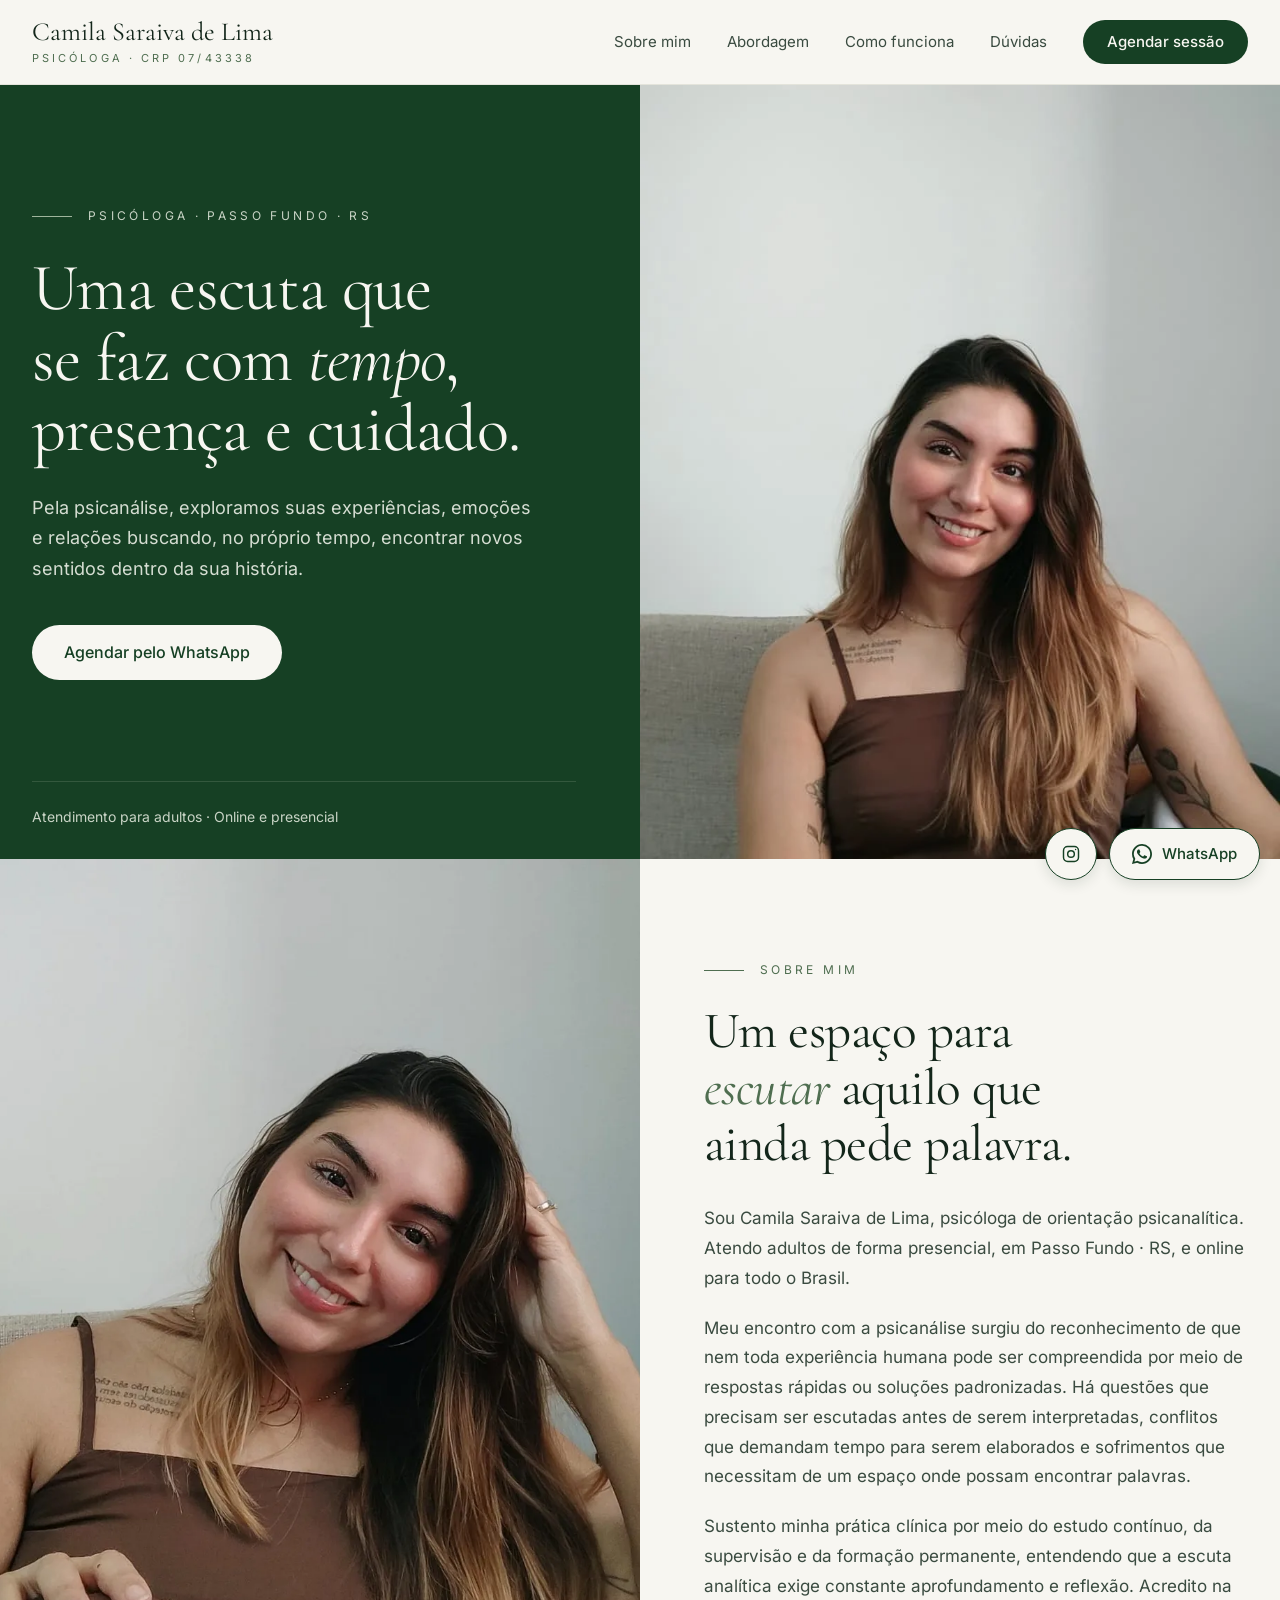
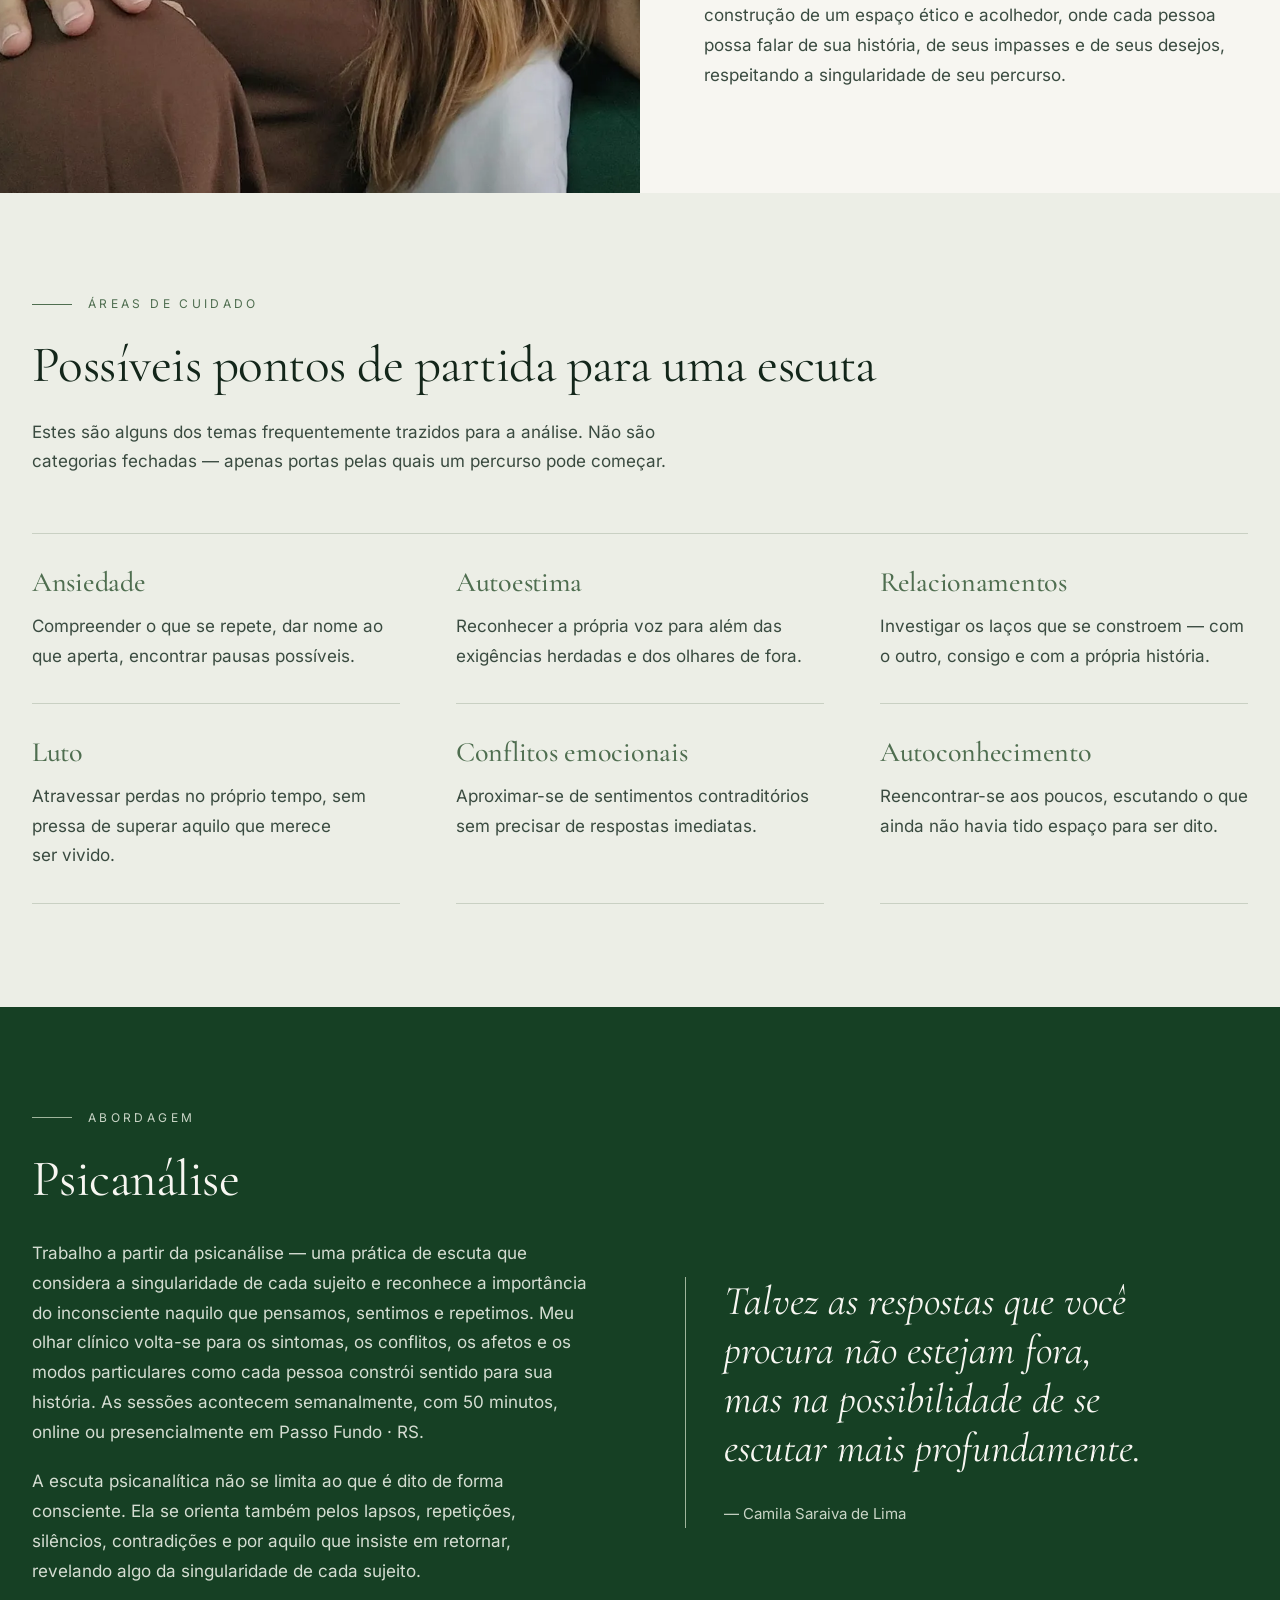
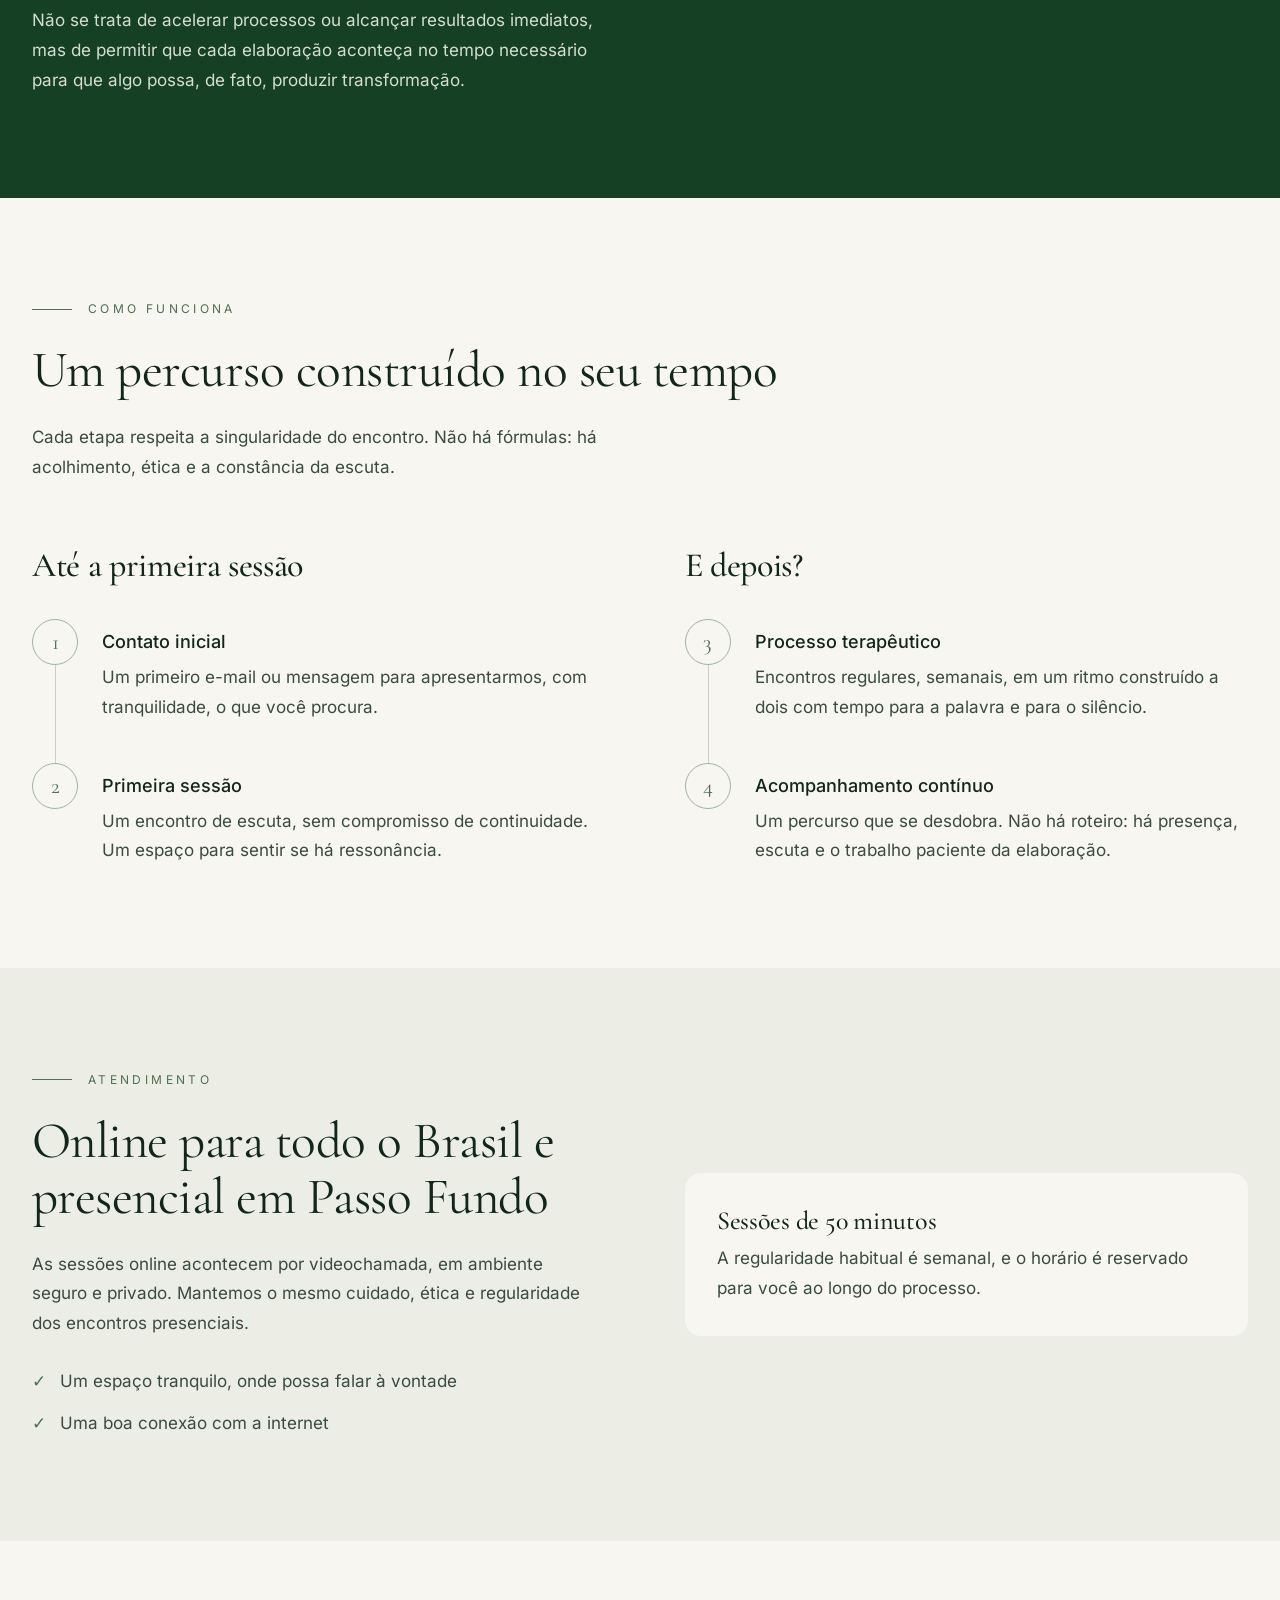
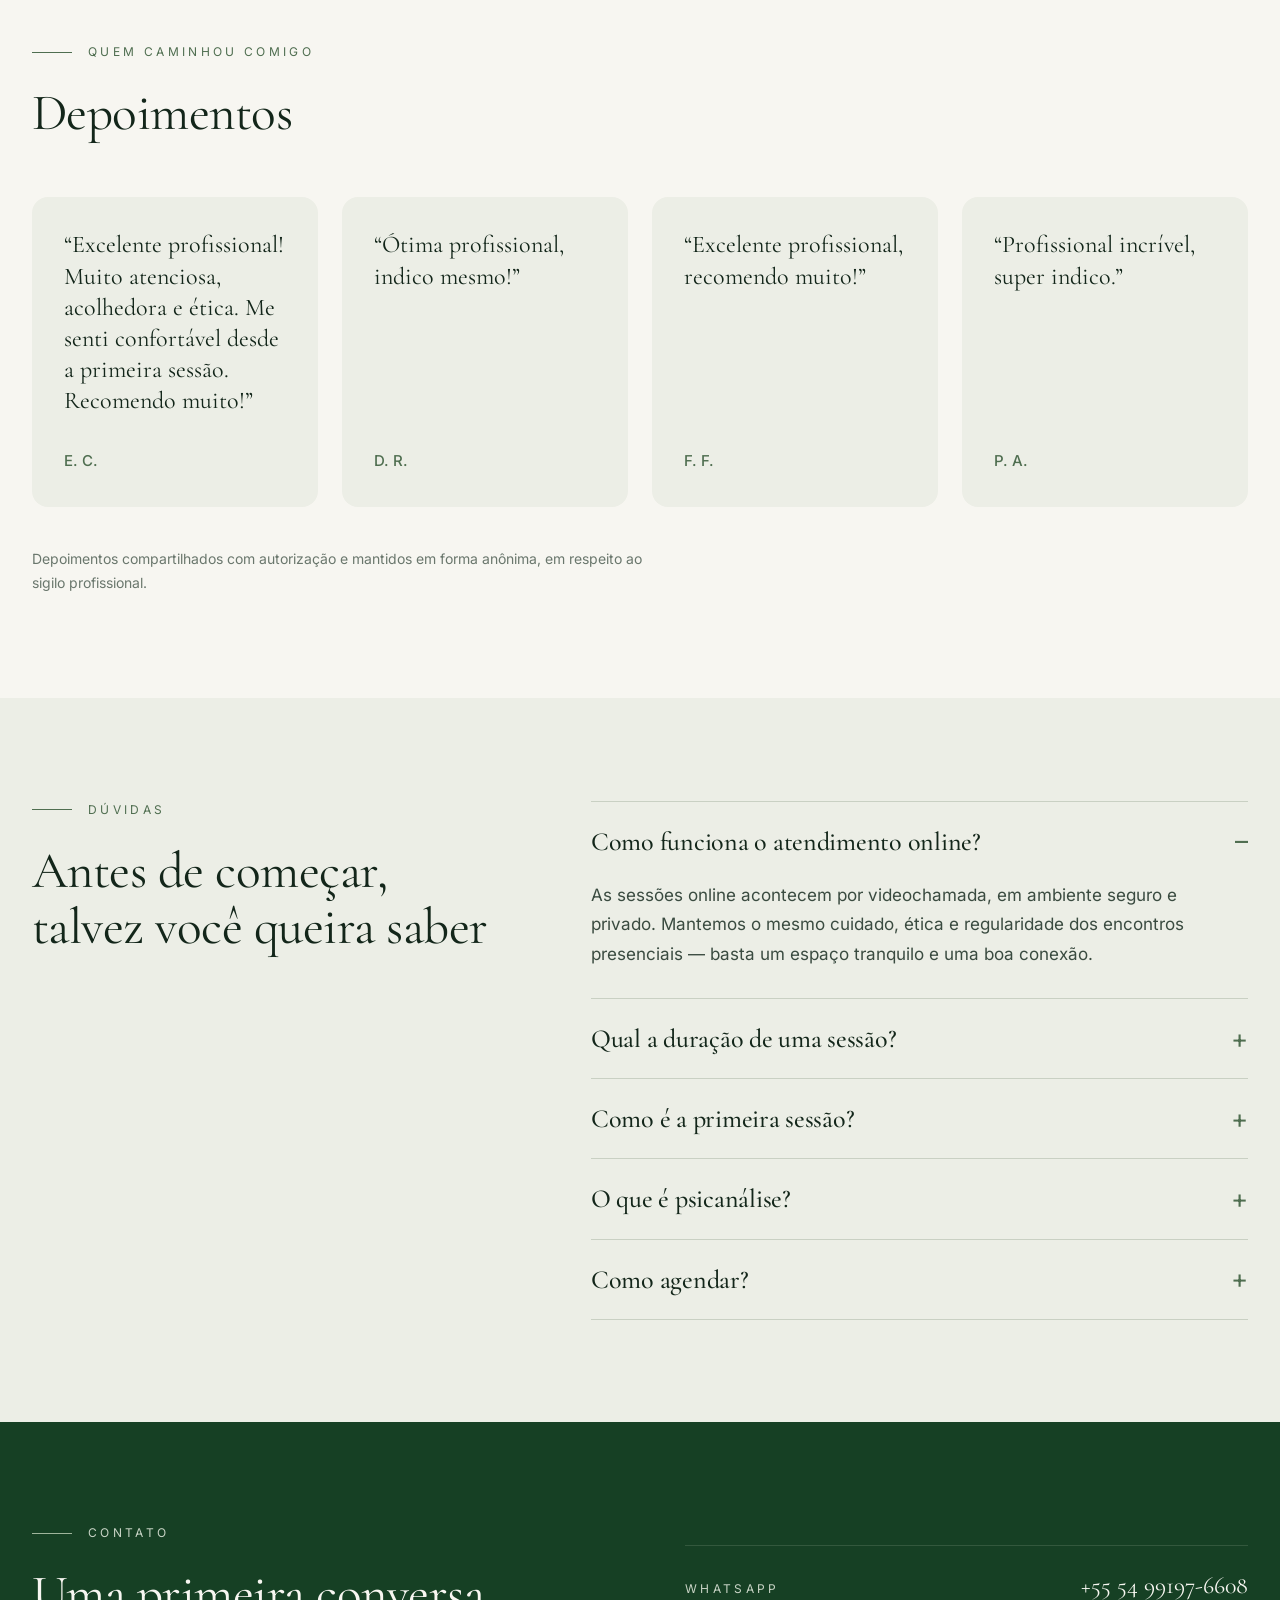
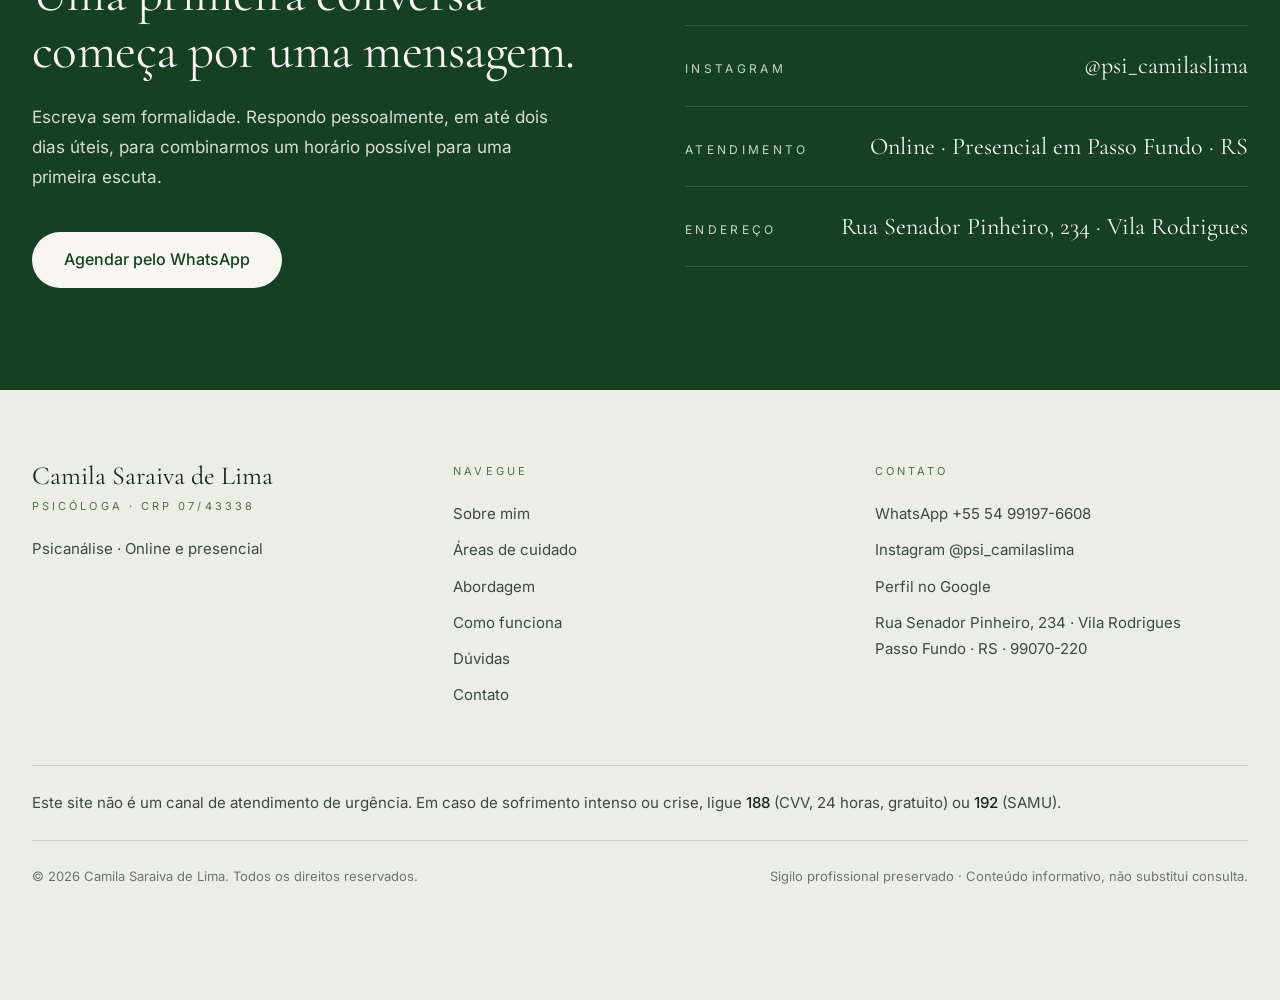
<file: index.html>
<!doctype html>
<html lang="pt-BR">

<head>
  <meta charset="utf-8" />
  <meta name="viewport" content="width=device-width, initial-scale=1" />
  <meta name="theme-color" content="#164024" />
  <title>Psicóloga Camila Saraiva de Lima | Online e Presencial em Passo Fundo/RS</title>
  <meta name="description"
    content="Um espaço para escuta, reflexão e descoberta de si. Psicanálise para adultos — atendimento online e presencial em Passo Fundo · RS." />
  <meta name="author" content="Camila Saraiva de Lima" />
  <meta property="og:site_name" content="Psicóloga Camila Saraiva de Lima" />
  <meta property="og:type" content="website" />
  <meta property="og:locale" content="pt_BR" />
  <meta property="og:title" content="Psicóloga Camila Saraiva de Lima | Online e Presencial em Passo Fundo/RS" />
  <meta property="og:description" content="Um espaço para escuta, reflexão e descoberta de si. Psicanálise para adultos — atendimento online e presencial em Passo Fundo · RS." />
  <meta property="og:url" content="https://psicocamilasaraiva.com.br/" />
  <meta property="og:image" content="https://psicocamilasaraiva.com.br/assets/images/camila-hero-v2.png" />
  <meta property="og:image:width" content="720" />
  <meta property="og:image:height" content="1280" />
  <meta property="og:image:alt" content="Retrato de Camila Saraiva de Lima, psicóloga." />
  <meta name="twitter:card" content="summary_large_image" />
  <meta name="twitter:title" content="Psicóloga Camila Saraiva de Lima | Online e Presencial em Passo Fundo/RS" />
  <meta name="twitter:description" content="Um espaço para escuta, reflexão e descoberta de si. Psicanálise para adultos — atendimento online e presencial em Passo Fundo · RS." />
  <meta name="twitter:image" content="https://psicocamilasaraiva.com.br/assets/images/camila-hero-v2.png" />
  <link rel="canonical" href="https://psicocamilasaraiva.com.br/" />
  <link rel="preload" href="assets/fonts/cormorant-garamond-normal.woff2" as="font" type="font/woff2" crossorigin />
  <link rel="preload" href="assets/fonts/cormorant-garamond-italic.woff2" as="font" type="font/woff2" crossorigin />
  <link rel="preload" href="assets/fonts/inter-normal.woff2" as="font" type="font/woff2" crossorigin />
  <link rel="preload" href="assets/images/camila-hero-v2.webp" as="image" type="image/webp" fetchpriority="high" />
  <link rel="stylesheet" href="assets/css/styles.css" />
  <script type="application/ld+json">
    {
      "@context": "https://schema.org",
      "@graph": [
        {
          "@type": "ProfessionalService",
          "@id": "https://psicocamilasaraiva.com.br/#consultorio",
          "name": "Psicóloga Camila Saraiva de Lima | Online e Presencial em Passo Fundo/RS",
          "description": "Psicóloga em Passo Fundo. Psicanálise para adultos, com atendimento clínico online e presencial.",
          "url": "https://psicocamilasaraiva.com.br/",
          "image": "https://psicocamilasaraiva.com.br/assets/images/camila-hero-v2.png",
          "telephone": "+55 54 99197-6608",
          "address": {
            "@type": "PostalAddress",
            "streetAddress": "Rua Senador Pinheiro, 234 - Vila Rodrigues",
            "postalCode": "99070-220",
            "addressLocality": "Passo Fundo",
            "addressRegion": "RS",
            "addressCountry": "BR"
          },
          "areaServed": [
            { "@type": "City", "name": "Passo Fundo" },
            { "@type": "Country", "name": "Brasil" }
          ],
          "availableLanguage": "pt-BR",
          "hasMap": "https://share.google/FHT8rkcTr6c6YEdxi",
          "founder": { "@id": "https://psicocamilasaraiva.com.br/#camila" },
          "sameAs": ["https://share.google/FHT8rkcTr6c6YEdxi", "https://instagram.com/psi_camilaslima"]
        },
        {
          "@type": "Person",
          "@id": "https://psicocamilasaraiva.com.br/#camila",
          "name": "Camila Saraiva de Lima",
          "jobTitle": "Psicóloga",
          "description": "Psicóloga de orientação psicanalítica (CRP 07/43338). Atendimento clínico online e presencial em Passo Fundo.",
          "url": "https://psicocamilasaraiva.com.br/",
          "image": "https://psicocamilasaraiva.com.br/assets/images/camila-hero-v2.png",
          "worksFor": { "@id": "https://psicocamilasaraiva.com.br/#consultorio" },
          "sameAs": ["https://instagram.com/psi_camilaslima"]
        },
        {
          "@type": "WebSite",
          "@id": "https://psicocamilasaraiva.com.br/#site",
          "url": "https://psicocamilasaraiva.com.br/",
          "name": "Psicóloga Camila Saraiva de Lima",
          "inLanguage": "pt-BR"
        }
      ]
    }
  </script>
</head>

<body>
  <a class="skip-link" href="#conteudo">Pular para o conteúdo</a>

  <header class="site-header" data-header>
    <div class="container header-inner">
      <a class="brand" href="/" aria-label="Camila Saraiva de Lima — Início">
        <span class="brand-name">Camila Saraiva de Lima</span>
        <span class="brand-role">PSICÓLOGA · CRP 07/43338</span>
      </a>

      <nav class="desktop-nav" aria-label="Navegação principal">
        <a href="/#sobre">Sobre mim</a>
        <a href="/#abordagem">Abordagem</a>
        <a href="/#como-funciona">Como funciona</a>
        <a href="/#duvidas">Dúvidas</a>
        <a class="button button-solid header-cta" href="https://wa.me/5554991976608?text=Ol%C3%A1%2C%20Camila.%20Encontrei%20seu%20site%20e%20gostaria%20de%20conversar%20sobre%20uma%20primeira%20sess%C3%A3o." target="_blank" rel="noopener noreferrer">Agendar
          sessão</a>
      </nav>

      <button class="menu-toggle" type="button" aria-label="Abrir menu" aria-expanded="false"
        aria-controls="mobile-menu" data-menu-toggle>
        <svg class="menu-icon" viewBox="0 0 24 24" aria-hidden="true">
          <path d="M4 12h16M4 6h16M4 18h16" />
        </svg>
        <svg class="close-icon" viewBox="0 0 24 24" aria-hidden="true">
          <path d="m18 6-12 12M6 6l12 12" />
        </svg>
      </button>
    </div>

    <div class="mobile-menu" id="mobile-menu" aria-hidden="true" data-mobile-menu>
      <nav class="container mobile-nav" aria-label="Navegação móvel">
        <a href="/">Início</a>
        <a href="/#sobre">Sobre mim</a>
        <a href="/#abordagem">Abordagem</a>
        <a href="/#como-funciona">Como funciona</a>
        <a href="/#duvidas">Dúvidas</a>
        <a class="button button-solid mobile-cta" href="https://wa.me/5554991976608?text=Ol%C3%A1%2C%20Camila.%20Encontrei%20seu%20site%20e%20gostaria%20de%20conversar%20sobre%20uma%20primeira%20sess%C3%A3o." target="_blank" rel="noopener noreferrer">Agendar pelo
          WhatsApp</a>
      </nav>
    </div>
  </header>

  <main id="conteudo">
    <section class="hero split">
      <div class="split-copy section-green">
        <div class="split-inner">
          <div class="hero-copy">
            <p class="eyebrow">PSICÓLOGA · PASSO FUNDO&nbsp;· RS</p>
            <h1>
              Uma escuta que se faz com&nbsp;<em>tempo</em>, presença e cuidado.
            </h1>
            <p class="hero-lead">
              Pela psicanálise, exploramos suas experiências, emoções e relações
              buscando, no próprio tempo, encontrar novos sentidos dentro da sua
              história.
            </p>
            <div class="hero-actions">
              <a class="button button-cream" href="https://wa.me/5554991976608?text=Ol%C3%A1%2C%20Camila.%20Encontrei%20seu%20site%20e%20gostaria%20de%20conversar%20sobre%20uma%20primeira%20sess%C3%A3o." target="_blank" rel="noopener noreferrer">Agendar pelo
                WhatsApp</a>
            </div>
          </div>
          <p class="hero-foot">Atendimento para adultos · Online e presencial</p>
        </div>
      </div>
      <figure class="split-media">
        <picture>
          <source srcset="assets/images/camila-hero-v2.webp" type="image/webp" />
          <img src="assets/images/camila-hero-v2.png" alt="Retrato de Camila Saraiva de Lima, psicóloga em Passo Fundo." width="720"
            height="1280" fetchpriority="high" decoding="async" />
        </picture>
      </figure>
    </section>

    <section class="split" id="sobre" aria-labelledby="sobre-title">
      <figure class="split-media">
        <picture>
          <source srcset="assets/images/camila-como-funciona-terapia.webp" type="image/webp" />
          <img src="assets/images/camila-como-funciona-terapia.png"
            alt="Camila Saraiva de Lima, psicóloga, em um momento tranquilo e acolhedor." width="960" height="1337"
            loading="lazy" decoding="async" />
        </picture>
      </figure>
      <div class="split-copy">
        <div class="split-inner">
          <p class="eyebrow">Sobre mim</p>
          <h2 id="sobre-title">
            Um espaço para <em>escutar</em> aquilo que ainda pede palavra.
          </h2>
          <div class="prose">
            <p>
              Sou Camila Saraiva de Lima, psicóloga de orientação
              psicanalítica. Atendo adultos de forma presencial, em Passo
              Fundo · RS, e online para todo o Brasil.
            </p>
            <p>
              Meu encontro com a psicanálise surgiu do reconhecimento de que
              nem toda experiência humana pode ser compreendida por meio de
              respostas rápidas ou soluções padronizadas. Há questões que
              precisam ser escutadas antes de serem interpretadas, conflitos
              que demandam tempo para serem elaborados e sofrimentos que
              necessitam de um espaço onde possam encontrar palavras.
            </p>
            <p>
              Sustento minha prática clínica por meio do estudo contínuo, da
              supervisão e da formação permanente, entendendo que a escuta
              analítica exige constante aprofundamento e reflexão. Acredito
              na construção de um espaço ético e acolhedor, onde cada pessoa
              possa falar de sua história, de seus impasses e de seus
              desejos, respeitando a singularidade de seu percurso.
            </p>
          </div>
        </div>
      </div>
    </section>

    <section class="section section-alt" id="areas" aria-labelledby="areas-title">
      <div class="container">
        <p class="eyebrow">Áreas de cuidado</p>
        <h2 id="areas-title">Possíveis pontos de partida para uma escuta</h2>
        <p class="lead">
          Estes são alguns dos temas frequentemente trazidos para a análise.
          Não são categorias fechadas — apenas portas pelas quais um percurso
          pode começar.
        </p>
        <ul class="areas-grid">
          <li>
            <h3>Ansiedade</h3>
            <p>
              Compreender o que se repete, dar nome ao que aperta, encontrar
              pausas possíveis.
            </p>
          </li>
          <li>
            <h3>Autoestima</h3>
            <p>
              Reconhecer a própria voz para além das exigências herdadas e dos
              olhares de fora.
            </p>
          </li>
          <li>
            <h3>Relacionamentos</h3>
            <p>
              Investigar os laços que se constroem — com o outro, consigo e
              com a própria história.
            </p>
          </li>
          <li>
            <h3>Luto</h3>
            <p>
              Atravessar perdas no próprio tempo, sem pressa de superar aquilo
              que merece ser vivido.
            </p>
          </li>
          <li>
            <h3>Conflitos emocionais</h3>
            <p>
              Aproximar-se de sentimentos contraditórios sem precisar de
              respostas imediatas.
            </p>
          </li>
          <li>
            <h3>Autoconhecimento</h3>
            <p>
              Reencontrar-se aos poucos, escutando o que ainda não havia tido
              espaço para ser dito.
            </p>
          </li>
        </ul>
      </div>
    </section>

    <section class="section section-green" id="abordagem" aria-labelledby="approach-title">
      <div class="container approach-grid">
        <div>
          <p class="eyebrow">Abordagem</p>
          <h2 id="approach-title">Psicanálise</h2>
          <div class="prose">
            <p>
              Trabalho a partir da psicanálise — uma prática de escuta que
              considera a singularidade de cada sujeito e reconhece a
              importância do inconsciente naquilo que pensamos, sentimos e
              repetimos. Meu olhar clínico volta-se para os sintomas, os
              conflitos, os afetos e os modos particulares como cada pessoa
              constrói sentido para sua história. As sessões acontecem
              semanalmente, com 50 minutos, online ou presencialmente em Passo
              Fundo · RS.
            </p>
            <p>
              A escuta psicanalítica não se limita ao que é dito de forma
              consciente. Ela se orienta também pelos lapsos, repetições,
              silêncios, contradições e por aquilo que insiste em retornar,
              revelando algo da singularidade de cada sujeito.
            </p>
            <p>
              Não se trata de acelerar processos ou alcançar resultados
              imediatos, mas de permitir que cada elaboração aconteça no
              tempo necessário para que algo possa, de fato, produzir
              transformação.
            </p>
          </div>
        </div>
        <figure class="approach-quote">
          <blockquote>
            Talvez as respostas que você procura não estejam fora, mas na
            possibilidade de se escutar mais profundamente.
          </blockquote>
          <figcaption>— Camila Saraiva de Lima</figcaption>
        </figure>
      </div>
    </section>

    <section class="section" id="como-funciona" aria-labelledby="process-title">
      <div class="container">
        <p class="eyebrow">Como funciona</p>
        <h2 id="process-title">Um percurso construído no seu tempo</h2>
        <p class="lead">
          Cada etapa respeita a singularidade do encontro. Não há
          fórmulas: há acolhimento, ética e a constância da escuta.
        </p>
        <div class="process-grid">
          <div>
            <h3>Até a primeira sessão</h3>
            <ol class="timeline">
              <li>
                <span class="timeline-number" aria-hidden="true">1</span>
                <div>
                  <h4>Contato inicial</h4>
                  <p>
                    Um primeiro e-mail ou mensagem para apresentarmos, com
                    tranquilidade, o que você procura.
                  </p>
                </div>
              </li>
              <li>
                <span class="timeline-number" aria-hidden="true">2</span>
                <div>
                  <h4>Primeira sessão</h4>
                  <p>
                    Um encontro de escuta, sem compromisso de continuidade. Um
                    espaço para sentir se há ressonância.
                  </p>
                </div>
              </li>
            </ol>
          </div>
          <div>
            <h3>E depois?</h3>
            <ol class="timeline" start="3">
              <li>
                <span class="timeline-number" aria-hidden="true">3</span>
                <div>
                  <h4>Processo terapêutico</h4>
                  <p>
                    Encontros regulares, semanais, em um ritmo construído a
                    dois com tempo para a palavra e para o silêncio.
                  </p>
                </div>
              </li>
              <li>
                <span class="timeline-number" aria-hidden="true">4</span>
                <div>
                  <h4>Acompanhamento contínuo</h4>
                  <p>
                    Um percurso que se desdobra. Não há roteiro: há presença,
                    escuta e o trabalho paciente da elaboração.
                  </p>
                </div>
              </li>
            </ol>
          </div>
        </div>
      </div>
    </section>

    <section class="section section-alt" id="atendimento" aria-labelledby="atendimento-title">
      <div class="container service-grid">
        <div>
          <p class="eyebrow">Atendimento</p>
          <h2 id="atendimento-title">
            Online para todo o Brasil e presencial em Passo Fundo
          </h2>
          <p class="lead">
            As sessões online acontecem por videochamada, em ambiente
            seguro e privado. Mantemos o mesmo cuidado, ética e
            regularidade dos encontros presenciais.
          </p>
          <ul class="check-list">
            <li>Um espaço tranquilo, onde possa falar à vontade</li>
            <li>Uma boa conexão com a internet</li>
          </ul>
        </div>
        <div class="session-card">
          <h3>Sessões de 50 minutos</h3>
          <p>
            A regularidade habitual é semanal, e o horário é reservado
            para você ao longo do processo.
          </p>
        </div>
      </div>
    </section>

    <section class="section" id="depoimentos" aria-labelledby="testimonials-title">
      <div class="container">
        <p class="eyebrow">Quem caminhou comigo</p>
        <h2 id="testimonials-title">Depoimentos</h2>
        <div class="testimonials-grid">
          <figure class="testimonial">
            <blockquote>
              “Excelente profissional! Muito atenciosa, acolhedora e
              ética. Me senti confortável desde a primeira sessão.
              Recomendo muito!”
            </blockquote>
            <figcaption>E. C.</figcaption>
          </figure>
          <figure class="testimonial">
            <blockquote>“Ótima profissional, indico mesmo!”</blockquote>
            <figcaption>D. R.</figcaption>
          </figure>
          <figure class="testimonial">
            <blockquote>
              “Excelente profissional, recomendo muito!”
            </blockquote>
            <figcaption>F. F.</figcaption>
          </figure>
          <figure class="testimonial">
            <blockquote>
              “Profissional incrível, super indico.”
            </blockquote>
            <figcaption>P. A.</figcaption>
          </figure>
        </div>
        <p class="testimonials-note">
          Depoimentos compartilhados com autorização e mantidos em forma
          anônima, em respeito ao sigilo profissional.
        </p>
      </div>
    </section>

    <section class="section section-alt" id="duvidas" aria-labelledby="faq-title">
      <div class="container faq-grid">
        <div>
          <p class="eyebrow">Dúvidas</p>
          <h2 id="faq-title">Antes de começar, talvez você queira saber</h2>
        </div>
        <div class="accordion" data-accordion>
          <details open>
            <summary>
              <h3>Como funciona o atendimento online?</h3>
            </summary>
            <div class="answer">
              <p>
                As sessões online acontecem por videochamada, em ambiente
                seguro e privado. Mantemos o mesmo cuidado, ética e
                regularidade dos encontros presenciais — basta um espaço
                tranquilo e uma boa conexão.
              </p>
            </div>
          </details>
          <details>
            <summary>
              <h3>Qual a duração de uma sessão?</h3>
            </summary>
            <div class="answer">
              <p>
                Cada sessão tem 50 minutos. A regularidade habitual é semanal,
                e o horário é reservado para você ao longo do processo.
              </p>
            </div>
          </details>
          <details>
            <summary>
              <h3>Como é a primeira sessão?</h3>
            </summary>
            <div class="answer">
              <p>
                É um encontro inicial para que possamos nos conhecer,
                conversar sobre o que te trouxe até a terapia e perceber se há
                ressonância para começarmos um processo. Não há compromisso de
                continuidade.
              </p>
            </div>
          </details>
          <details>
            <summary>
              <h3>O que é psicanálise?</h3>
            </summary>
            <div class="answer">
              <p>
                É uma escuta que considera o inconsciente — aquilo que diz de
                nós sem que saibamos. Trabalha com a palavra, com o tempo de
                cada um, e propõe um espaço onde é possível elaborar, e não
                apenas resolver.
              </p>
            </div>
          </details>
          <details>
            <summary>
              <h3>Como agendar?</h3>
            </summary>
            <div class="answer">
              <p>
                Você pode escrever pelo WhatsApp. Respondo pessoalmente, em
                até dois dias úteis, para combinarmos um primeiro horário.
              </p>
            </div>
          </details>
        </div>
      </div>
    </section>

    <section class="section section-green" id="contato" aria-labelledby="contact-title">
      <div class="container contact-grid">
        <div class="contact-copy">
          <p class="eyebrow">Contato</p>
          <h2 id="contact-title">
            Uma primeira conversa começa por uma mensagem.
          </h2>
          <p class="lead">
            Escreva sem formalidade. Respondo pessoalmente, em até dois dias
            úteis, para combinarmos um horário possível para uma primeira
            escuta.
          </p>
          <a class="button button-cream" href="https://wa.me/5554991976608?text=Ol%C3%A1%2C%20Camila.%20Encontrei%20seu%20site%20e%20gostaria%20de%20conversar%20sobre%20uma%20primeira%20sess%C3%A3o." target="_blank" rel="noopener noreferrer">Agendar pelo
            WhatsApp</a>
        </div>
        <address class="contact-details">
          <div>
            <p>WhatsApp</p>
            <a href="https://wa.me/5554991976608?text=Ol%C3%A1%2C%20Camila.%20Encontrei%20seu%20site%20e%20gostaria%20de%20conversar%20sobre%20uma%20primeira%20sess%C3%A3o." target="_blank" rel="noopener noreferrer">+55 54 99197-6608</a>
          </div>
          <div>
            <p>Instagram</p>
            <a href="https://instagram.com/psi_camilaslima" target="_blank"
              rel="noopener noreferrer">@psi_camilaslima</a>
          </div>
          <div>
            <p>Atendimento</p>
            <span>Online · Presencial em Passo Fundo · RS</span>
          </div>
          <div>
            <p>Endereço</p>
            <a href="https://share.google/FHT8rkcTr6c6YEdxi" target="_blank" rel="noopener noreferrer">Rua Senador Pinheiro, 234 · Vila Rodrigues</a>
          </div>
        </address>
      </div>
    </section>
  </main>

  <footer class="site-footer">
    <div class="container">
      <div class="footer-grid">
        <div class="footer-about">
          <p class="footer-name">Camila Saraiva de Lima</p>
          <p class="footer-role">PSICÓLOGA · CRP 07/43338</p>
          <p>Psicanálise · Online e presencial</p>
        </div>
        <nav aria-label="Navegação do rodapé">
          <p class="footer-title">Navegue</p>
          <ul>
            <li><a href="/#sobre">Sobre mim</a></li>
            <li><a href="/#areas">Áreas de cuidado</a></li>
            <li><a href="/#abordagem">Abordagem</a></li>
            <li><a href="/#como-funciona">Como funciona</a></li>
            <li><a href="/#duvidas">Dúvidas</a></li>
            <li><a href="/#contato">Contato</a></li>
          </ul>
        </nav>
        <div>
          <p class="footer-title">Contato</p>
          <ul>
            <li>
              <a href="https://wa.me/5554991976608?text=Ol%C3%A1%2C%20Camila.%20Encontrei%20seu%20site%20e%20gostaria%20de%20conversar%20sobre%20uma%20primeira%20sess%C3%A3o." target="_blank" rel="noopener noreferrer">WhatsApp +55 54 99197-6608</a>
            </li>
            <li>
              <a href="https://instagram.com/psi_camilaslima" target="_blank" rel="noopener noreferrer">Instagram
                @psi_camilaslima</a>
            </li>
            <li>
              <a href="https://share.google/FHT8rkcTr6c6YEdxi" target="_blank" rel="noopener noreferrer">Perfil no Google</a>
            </li>
            <li>
              Rua Senador Pinheiro, 234 · Vila Rodrigues<br />
              Passo Fundo · RS · 99070-220
            </li>
          </ul>
        </div>
      </div>
      <p class="footer-notice">
        Este site não é um canal de atendimento de urgência. Em caso de
        sofrimento intenso ou crise, ligue <strong>188</strong> (CVV, 24
        horas, gratuito) ou <strong>192</strong> (SAMU).
      </p>
      <div class="footer-bottom">
        <p>© 2026 Camila Saraiva de Lima. Todos os direitos reservados.</p>
        <p>
          Sigilo profissional preservado · Conteúdo informativo, não substitui
          consulta.
        </p>
      </div>
    </div>
  </footer>

  <div class="floating-actions">
    <a class="float-instagram" href="https://instagram.com/psi_camilaslima" target="_blank" rel="noopener noreferrer"
      aria-label="Instagram de Camila Saraiva de Lima">
      <svg viewBox="0 0 24 24" aria-hidden="true">
        <rect x="3" y="3" width="18" height="18" rx="5" />
        <circle cx="12" cy="12" r="4" />
        <path d="M17.5 6.5h.01" />
      </svg>
    </a>
    <a class="float-whatsapp" href="https://wa.me/5554991976608?text=Ol%C3%A1%2C%20Camila.%20Encontrei%20seu%20site%20e%20gostaria%20de%20conversar%20sobre%20uma%20primeira%20sess%C3%A3o." target="_blank" rel="noopener noreferrer"
      aria-label="Conversar pelo WhatsApp">
      <svg viewBox="0 0 24 24" aria-hidden="true">
        <path
          d="M20.52 3.48A11.94 11.94 0 0 0 12 0C5.37 0 0 5.37 0 12a11.9 11.9 0 0 0 1.64 6L0 24l6.2-1.62A11.94 11.94 0 0 0 12 24c6.63 0 12-5.37 12-12 0-3.2-1.25-6.21-3.48-8.52ZM12 21.82a9.8 9.8 0 0 1-5-1.37l-.36-.21-3.68.96.98-3.59-.23-.37A9.83 9.83 0 1 1 21.82 12c0 5.42-4.4 9.82-9.82 9.82Zm5.39-7.36c-.3-.15-1.76-.87-2.03-.97-.27-.1-.47-.15-.66.15-.2.3-.76.97-.93 1.17-.17.2-.34.22-.64.07-.3-.15-1.27-.47-2.42-1.5-.9-.8-1.5-1.78-1.67-2.08-.17-.3-.02-.46.13-.61.13-.13.3-.34.45-.51.15-.17.2-.3.3-.5.1-.2.05-.37-.02-.52-.08-.15-.66-1.6-.9-2.19-.24-.58-.48-.5-.66-.51l-.56-.01c-.2 0-.52.07-.79.37-.27.3-1.03 1.01-1.03 2.46s1.05 2.86 1.2 3.06c.15.2 2.08 3.18 5.04 4.46.7.3 1.26.48 1.69.62.71.22 1.35.19 1.86.12.57-.08 1.76-.72 2.01-1.41.25-.7.25-1.29.17-1.41-.07-.12-.27-.2-.57-.35Z" />
      </svg>
      WhatsApp
    </a>
  </div>

  <script type="module" src="assets/js/main.js"></script>
</body>

</html>
</file>
<file: assets/css/styles.css>
@font-face {
  font-family: "Cormorant Garamond";
  font-style: normal;
  font-weight: 400 600;
  font-display: swap;
  src: url("../fonts/cormorant-garamond-normal.woff2") format("woff2");
}

@font-face {
  font-family: "Cormorant Garamond";
  font-style: italic;
  font-weight: 400 500;
  font-display: swap;
  src: url("../fonts/cormorant-garamond-italic.woff2") format("woff2");
}

@font-face {
  font-family: "Inter";
  font-style: normal;
  font-weight: 300 600;
  font-display: swap;
  src: url("../fonts/inter-normal.woff2") format("woff2");
}

@layer reset, base, components, layout, utilities;

@layer reset {
  *,
  *::before,
  *::after {
    box-sizing: border-box;
  }
  html {
    scroll-behavior: smooth;
  }
  body,
  h1,
  h2,
  h3,
  p,
  figure,
  blockquote,
  ol,
  ul {
    margin: 0;
  }
  ol,
  ul {
    padding: 0;
    list-style: none;
  }
  img,
  picture,
  svg {
    display: block;
    max-width: 100%;
  }
  img {
    height: auto;
  }
  button {
    border: 0;
    color: inherit;
    font: inherit;
  }
  a {
    color: inherit;
    text-decoration: none;
  }
}

@layer base {
  :root {
    --bg: #f7f6f1;
    --bg-alt: #eceee6;
    --green: #164024;
    --green-hover: #0f2e1a;
    --sage: #4f6e50;
    --ink: #13261a;
    --body: #3a4b40;
    --muted: #6a776d;
    --line: #c9d0c3;
    --line-header: #e4e4db;
    --on-green-body: #d5ddd2;
    --on-green-label: #c9d4c6;
    --on-green-line: #33583d;
    --on-green-dash: #9fb59c;
    --font-serif: "Cormorant Garamond", "Iowan Old Style", Georgia, serif;
    --font-sans: "Inter", ui-sans-serif, system-ui, sans-serif;
    --header-height: 84px;
    --container: 1320px;
    --pad: 32px;
    --section-space: clamp(72px, 8vw, 112px);
    --split-gap: clamp(40px, 5vw, 80px);
  }

  html {
    scroll-padding-top: var(--header-height);
  }

  body {
    min-width: 320px;
    background: var(--bg);
    color: var(--body);
    font-family: var(--font-sans);
    font-size: 17px;
    font-weight: 400;
    line-height: 1.75;
    -webkit-font-smoothing: antialiased;
    -moz-osx-font-smoothing: grayscale;
  }

  body.menu-open {
    overflow: hidden;
  }

  h1,
  h2,
  h3 {
    color: var(--ink);
    font-family: var(--font-serif);
    font-weight: 400;
    letter-spacing: -0.01em;
    overflow-wrap: break-word;
    text-wrap: balance;
  }
  h1 {
    font-size: clamp(44px, 5.2vw, 72px);
    line-height: 1.06;
  }
  h2 {
    font-size: clamp(36px, 4vw, 54px);
    line-height: 1.1;
  }
  h3 {
    font-size: 26px;
    font-weight: 500;
    line-height: 1.2;
  }
  p {
    text-wrap: pretty;
  }
  em {
    color: var(--sage);
  }
  ::selection {
    background: var(--green);
    color: var(--bg);
  }

  :focus-visible {
    outline: 2px solid var(--sage);
    outline-offset: 4px;
  }
}

@layer components {
  .container {
    width: 100%;
    max-width: var(--container);
    margin-inline: auto;
    padding-inline: var(--pad);
  }

  .skip-link {
    position: fixed;
    top: 0.75rem;
    left: 0.75rem;
    z-index: 100;
    padding: 0.65rem 1rem;
    background: var(--green);
    color: var(--bg);
    font-size: 0.875rem;
    transform: translateY(-150%);
    transition: transform 160ms ease;
  }
  .skip-link:focus {
    transform: translateY(0);
  }

  .button {
    display: inline-flex;
    align-items: center;
    justify-content: center;
    padding: 18px 32px;
    border-radius: 999px;
    font-size: 16px;
    font-weight: 500;
    line-height: 1.2;
    text-align: center;
    transition:
      background-color 200ms ease,
      color 200ms ease;
  }
  .button-solid {
    background: var(--green);
    color: var(--bg);
  }
  .button-solid:hover {
    background: var(--green-hover);
  }
  .button-cream {
    background: var(--bg);
    color: var(--green);
  }
  .button-cream:hover {
    background: var(--bg-alt);
  }
  .button-outline {
    border: 1px solid var(--green);
    color: var(--green);
  }
  .button-outline:hover {
    background: var(--green);
    color: var(--bg);
  }

  .eyebrow {
    display: flex;
    align-items: center;
    gap: 16px;
    color: var(--sage);
    font-size: 12px;
    letter-spacing: 0.28em;
    line-height: 1.5;
    text-transform: uppercase;
  }
  .eyebrow::before {
    width: 40px;
    height: 1px;
    flex: 0 0 auto;
    background: currentColor;
    content: "";
  }

  .lead {
    max-width: 42rem;
    margin-top: 24px;
  }

  .section {
    padding-block: var(--section-space);
  }
  .section h2 {
    margin-top: 24px;
  }
  .section-alt {
    background: var(--bg-alt);
  }

  .section-green {
    background: var(--green);
    color: var(--on-green-body);
  }
  .section-green h1,
  .section-green h2,
  .section-green em {
    color: var(--bg);
  }
  .section-green .eyebrow {
    color: var(--on-green-label);
  }
  .section-green .eyebrow::before {
    background: var(--on-green-dash);
  }
  .section-green :focus-visible {
    outline-color: var(--on-green-dash);
  }

  /* Bloco de duas colunas: texto alinhado ao container, foto sangrando até a borda. */
  .split {
    display: grid;
    grid-template-columns: 1fr 1fr;
  }
  .split-copy {
    display: flex;
    justify-content: flex-end;
    padding-block: var(--section-space);
    padding-inline: var(--pad) var(--split-gap);
  }
  .split-media + .split-copy {
    justify-content: flex-start;
    padding-inline: var(--split-gap) var(--pad);
  }
  .split-inner {
    width: 100%;
    max-width: calc(var(--container) / 2 - var(--pad) - var(--split-gap));
  }
  .split-inner h2 {
    margin-top: 24px;
  }
  .split-media {
    position: relative;
    min-height: 520px;
    background: var(--bg-alt);
  }
  .split-media img {
    position: absolute;
    inset: 0;
    width: 100%;
    height: 100%;
    object-fit: cover;
  }

  .prose {
    display: grid;
    gap: 20px;
    margin-top: 32px;
  }
}

@layer layout {
  .site-header {
    position: sticky;
    top: 0;
    z-index: 40;
    border-bottom: 1px solid var(--line-header);
    background: var(--bg);
  }
  .header-inner {
    display: flex;
    min-height: var(--header-height);
    align-items: center;
    justify-content: space-between;
    gap: 24px;
  }
  .brand {
    display: grid;
    gap: 4px;
  }
  .brand-name {
    color: var(--ink);
    font-family: var(--font-serif);
    font-size: 26px;
    line-height: 1.1;
  }
  .brand-role {
    color: var(--sage);
    font-size: 11px;
    letter-spacing: 0.28em;
    line-height: 1.4;
    text-transform: uppercase;
  }
  .desktop-nav {
    display: none;
    align-items: center;
    gap: 36px;
  }
  .desktop-nav > a:not(.button) {
    color: var(--body);
    font-size: 15px;
    transition: color 200ms ease;
  }
  .desktop-nav > a:not(.button):hover {
    color: var(--green);
  }
  .header-cta {
    padding: 13px 24px;
    font-size: 15px;
  }

  .menu-toggle {
    display: inline-flex;
    width: 2.5rem;
    height: 2.5rem;
    flex: 0 0 auto;
    align-items: center;
    justify-content: center;
    background: transparent;
    color: var(--green);
    cursor: pointer;
  }
  .menu-toggle svg {
    width: 1.5rem;
    height: 1.5rem;
    fill: none;
    stroke: currentColor;
    stroke-linecap: round;
    stroke-linejoin: round;
    stroke-width: 1.5;
  }
  .menu-toggle .close-icon {
    display: none;
  }
  .menu-toggle[aria-expanded="true"] .menu-icon {
    display: none;
  }
  .menu-toggle[aria-expanded="true"] .close-icon {
    display: block;
  }

  .mobile-menu {
    position: fixed;
    inset: calc(var(--header-height) + 1px) 0 auto;
    z-index: 39;
    height: calc(100vh - var(--header-height));
    height: calc(100dvh - var(--header-height));
    overflow-y: auto;
    background: var(--bg);
    opacity: 0;
    pointer-events: none;
    visibility: hidden;
    transition: opacity 300ms ease;
  }
  .mobile-menu.is-open {
    opacity: 1;
    pointer-events: auto;
    visibility: visible;
  }
  .mobile-nav {
    display: flex;
    flex-direction: column;
    padding-block: 24px 40px;
  }
  .mobile-nav > a:not(.button) {
    padding-block: 20px;
    border-bottom: 1px solid var(--line);
    color: var(--ink);
    font-family: var(--font-serif);
    font-size: 26px;
    line-height: 1.1;
  }
  .mobile-cta {
    margin-top: 32px;
  }

  .hero {
    min-height: min(86vh, 820px);
  }
  .hero .split-copy {
    padding-block: clamp(48px, 6vw, 80px) 32px;
  }
  .hero .split-inner {
    display: flex;
    flex-direction: column;
    justify-content: space-between;
    gap: 56px;
  }
  .hero-copy {
    margin-block: auto;
  }
  .hero h1 {
    margin-top: 28px;
  }
  .hero h1 em {
    font-style: italic;
  }
  .hero-lead {
    max-width: 32rem;
    margin-top: 28px;
    font-size: 18px;
    line-height: 1.7;
  }
  .hero-actions {
    display: flex;
    flex-wrap: wrap;
    align-items: center;
    gap: 20px 32px;
    margin-top: 40px;
  }
  .hero-foot {
    padding-top: 24px;
    border-top: 1px solid var(--on-green-line);
    color: var(--on-green-label);
    font-size: 14px;
    line-height: 1.5;
  }
  .hero .split-media img {
    object-position: center 30%;
  }

  .areas-grid {
    display: grid;
    grid-template-columns: repeat(auto-fit, minmax(min(100%, 300px), 1fr));
    column-gap: 56px;
    margin-top: 56px;
    border-top: 1px solid var(--line);
  }
  .areas-grid li {
    padding-block: 32px;
    border-bottom: 1px solid var(--line);
  }
  .areas-grid h3 {
    color: var(--sage);
    font-size: 28px;
  }
  .areas-grid p {
    margin-top: 12px;
  }

  .approach-grid,
  .service-grid,
  .contact-grid {
    display: grid;
    grid-template-columns: 1fr 1fr;
    align-items: center;
    gap: 56px clamp(48px, 7vw, 112px);
  }
  .approach-quote {
    padding-left: clamp(24px, 3vw, 40px);
    border-left: 1px solid var(--on-green-dash);
  }
  .approach-quote blockquote {
    color: var(--bg);
    font-family: var(--font-serif);
    font-size: clamp(30px, 3.2vw, 42px);
    font-style: italic;
    line-height: 1.2;
    text-wrap: balance;
  }
  .approach-quote figcaption {
    margin-top: 28px;
    color: var(--on-green-label);
    font-size: 15px;
  }

  .process-grid {
    display: grid;
    grid-template-columns: repeat(auto-fit, minmax(min(100%, 380px), 1fr));
    gap: 56px clamp(48px, 7vw, 112px);
    margin-top: 64px;
  }
  .process-grid h3 {
    font-size: 34px;
  }
  .timeline {
    margin-top: 32px;
  }
  .timeline li {
    position: relative;
    display: grid;
    grid-template-columns: 46px 1fr;
    gap: 24px;
    padding-bottom: 40px;
  }
  .timeline li:last-child {
    padding-bottom: 0;
  }
  .timeline li:not(:last-child)::before {
    position: absolute;
    top: 46px;
    bottom: 0;
    left: 23px;
    width: 1px;
    background: var(--line);
    content: "";
  }
  .timeline-number {
    display: flex;
    width: 46px;
    height: 46px;
    align-items: center;
    justify-content: center;
    border: 1px solid var(--on-green-dash);
    border-radius: 50%;
    color: var(--sage);
    font-family: var(--font-serif);
    font-size: 22px;
    line-height: 1;
  }
  .timeline h4 {
    margin: 9px 0 0;
    color: var(--ink);
    font-size: 18px;
    font-weight: 500;
    line-height: 1.5;
  }
  .timeline p {
    margin-top: 8px;
  }

  .check-list {
    display: grid;
    gap: 12px;
    margin-top: 28px;
  }
  .check-list li {
    display: flex;
    gap: 14px;
  }
  .check-list li::before {
    color: var(--sage);
    font-weight: 500;
    content: "✓";
  }
  .session-card {
    padding: 32px;
    border-radius: 16px;
    background: var(--bg);
  }
  .session-card p {
    margin-top: 8px;
  }
  .testimonials-grid {
    display: grid;
    grid-template-columns: repeat(auto-fit, minmax(min(100%, 250px), 1fr));
    gap: 24px;
    margin-top: 56px;
  }
  .testimonial {
    display: flex;
    flex-direction: column;
    justify-content: space-between;
    gap: 32px;
    padding: 32px;
    border-radius: 16px;
    background: var(--bg-alt);
  }
  .testimonial blockquote {
    color: var(--ink);
    font-family: var(--font-serif);
    font-size: 24px;
    line-height: 1.3;
  }
  .testimonial figcaption {
    color: var(--sage);
    font-size: 15px;
    font-weight: 500;
  }
  .testimonials-note {
    max-width: 42rem;
    margin-top: 40px;
    color: var(--muted);
    font-size: 14px;
  }

  .faq-grid {
    display: grid;
    grid-template-columns: 5fr 7fr;
    gap: 48px clamp(48px, 7vw, 112px);
  }
  .accordion {
    border-top: 1px solid var(--line);
  }
  .accordion details {
    border-bottom: 1px solid var(--line);
  }
  .accordion summary {
    display: flex;
    align-items: center;
    justify-content: space-between;
    gap: 24px;
    padding-block: 24px;
    cursor: pointer;
    list-style: none;
  }
  .accordion summary::-webkit-details-marker {
    display: none;
  }
  .accordion summary::after {
    flex: 0 0 auto;
    color: var(--sage);
    font-size: 26px;
    line-height: 1;
    content: "+";
  }
  .accordion details[open] summary::after {
    content: "–";
  }
  .answer p {
    max-width: 40rem;
    padding-bottom: 28px;
  }

  .contact-copy .button {
    margin-top: 40px;
  }
  .contact-details {
    border-top: 1px solid var(--on-green-line);
    font-style: normal;
  }
  .contact-details > div {
    display: flex;
    flex-wrap: wrap;
    align-items: baseline;
    justify-content: space-between;
    gap: 8px 24px;
    padding-block: 24px;
    border-bottom: 1px solid var(--on-green-line);
  }
  .contact-details p {
    color: var(--on-green-label);
    font-size: 12px;
    letter-spacing: 0.28em;
    text-transform: uppercase;
  }
  .contact-details a,
  .contact-details span {
    color: var(--bg);
    font-family: var(--font-serif);
    font-size: 24px;
    line-height: 1.3;
  }
  .contact-details a:hover {
    color: var(--on-green-label);
  }

  .site-footer {
    padding-block: 72px 112px;
    background: var(--bg-alt);
    font-size: 15px;
  }
  .footer-grid {
    display: grid;
    grid-template-columns: repeat(auto-fit, minmax(min(100%, 220px), 1fr));
    gap: 48px;
  }
  .footer-name {
    color: var(--ink);
    font-family: var(--font-serif);
    font-size: 26px;
    line-height: 1.1;
  }
  .footer-role,
  .footer-title {
    color: var(--sage);
    font-size: 11px;
    letter-spacing: 0.28em;
    text-transform: uppercase;
  }
  .footer-role {
    margin-top: 6px;
  }
  .footer-about > p:last-child {
    margin-top: 20px;
  }
  .footer-grid ul {
    display: grid;
    gap: 10px;
    margin-top: 20px;
  }
  .footer-grid a:hover {
    color: var(--green);
  }
  .footer-notice {
    margin-top: 56px;
    padding-block: 24px;
    border-block: 1px solid var(--line);
  }
  .footer-notice strong {
    color: var(--ink);
    font-weight: 500;
  }
  .footer-bottom {
    display: flex;
    flex-wrap: wrap;
    justify-content: space-between;
    gap: 8px 32px;
    margin-top: 24px;
    color: var(--muted);
    font-size: 13px;
  }

  .floating-actions {
    position: fixed;
    right: 20px;
    bottom: 20px;
    z-index: 30;
    display: flex;
    align-items: center;
    gap: 12px;
  }
  .floating-actions a {
    display: inline-flex;
    height: 52px;
    align-items: center;
    justify-content: center;
    gap: 10px;
    padding-inline: 22px;
    border: 1px solid var(--green);
    border-radius: 999px;
    background: var(--bg);
    color: var(--green);
    font-size: 15px;
    font-weight: 500;
    box-shadow: 0 4px 14px rgb(19 38 26 / 0.12);
    transition: background-color 200ms ease;
  }
  .floating-actions a:hover {
    background: var(--bg-alt);
  }
  .floating-actions .float-instagram {
    width: 52px;
    padding: 0;
  }
  .floating-actions svg {
    width: 20px;
    height: 20px;
  }
  .float-instagram svg {
    fill: none;
    stroke: currentColor;
    stroke-linecap: round;
    stroke-linejoin: round;
    stroke-width: 1.75;
  }
  .float-whatsapp svg {
    fill: currentColor;
  }

  .error-page {
    display: grid;
    min-height: 100dvh;
    place-items: center;
    padding: 1.5rem;
  }
  .error-page main {
    max-width: 28rem;
    text-align: center;
  }
  .error-page main > p:first-child {
    color: var(--sage);
    font-size: 12px;
    letter-spacing: 0.28em;
    text-transform: uppercase;
  }
  .error-page h1 {
    margin-top: 1rem;
  }
  .error-page h1 + p {
    margin-top: 1rem;
  }
  .error-page .button {
    margin-top: 2rem;
  }
}

@media (min-width: 1024px) {
  .desktop-nav {
    display: flex;
  }
  .menu-toggle,
  .mobile-menu {
    display: none;
  }
}

@media (max-width: 960px) {
  .split,
  .approach-grid,
  .service-grid,
  .contact-grid,
  .faq-grid {
    grid-template-columns: 1fr;
  }
  .hero {
    min-height: 0;
  }
  .split-copy,
  .split-media + .split-copy {
    justify-content: flex-start;
    padding-inline: var(--pad);
  }
  .split-inner {
    max-width: 44rem;
  }
  .split-media {
    height: 520px;
  }
  /* Empilhado, o retrato do Sobre vai depois do texto para não colar na foto do hero. */
  #sobre .split-media {
    order: 1;
  }
}

@media (max-width: 600px) {
  :root {
    --header-height: 72px;
    --pad: 20px;
  }
  .brand-name {
    font-size: 22px;
  }
  .brand-role {
    font-size: 10px;
    letter-spacing: 0.2em;
  }
  .eyebrow {
    letter-spacing: 0.2em;
  }
  .contact-details p {
    width: 100%;
  }
  main .button {
    width: 100%;
  }
  .testimonials-grid {
    display: flex;
    gap: 16px;
    margin-inline: calc(-1 * var(--pad));
    padding-inline: var(--pad);
    overflow-x: auto;
    scroll-padding-inline: var(--pad);
    scroll-snap-type: x mandatory;
    scrollbar-width: none;
  }
  .testimonials-grid::-webkit-scrollbar {
    display: none;
  }
  .testimonial {
    flex: 0 0 82%;
    scroll-snap-align: start;
  }
  .split-media {
    height: 440px;
    min-height: 0;
  }
  .floating-actions {
    right: 12px;
    bottom: 12px;
  }
}

@media (prefers-reduced-motion: reduce) {
  html {
    scroll-behavior: auto;
  }
  *,
  *::before,
  *::after {
    scroll-behavior: auto !important;
    transition-duration: 0.01ms !important;
  }
}
</file>
